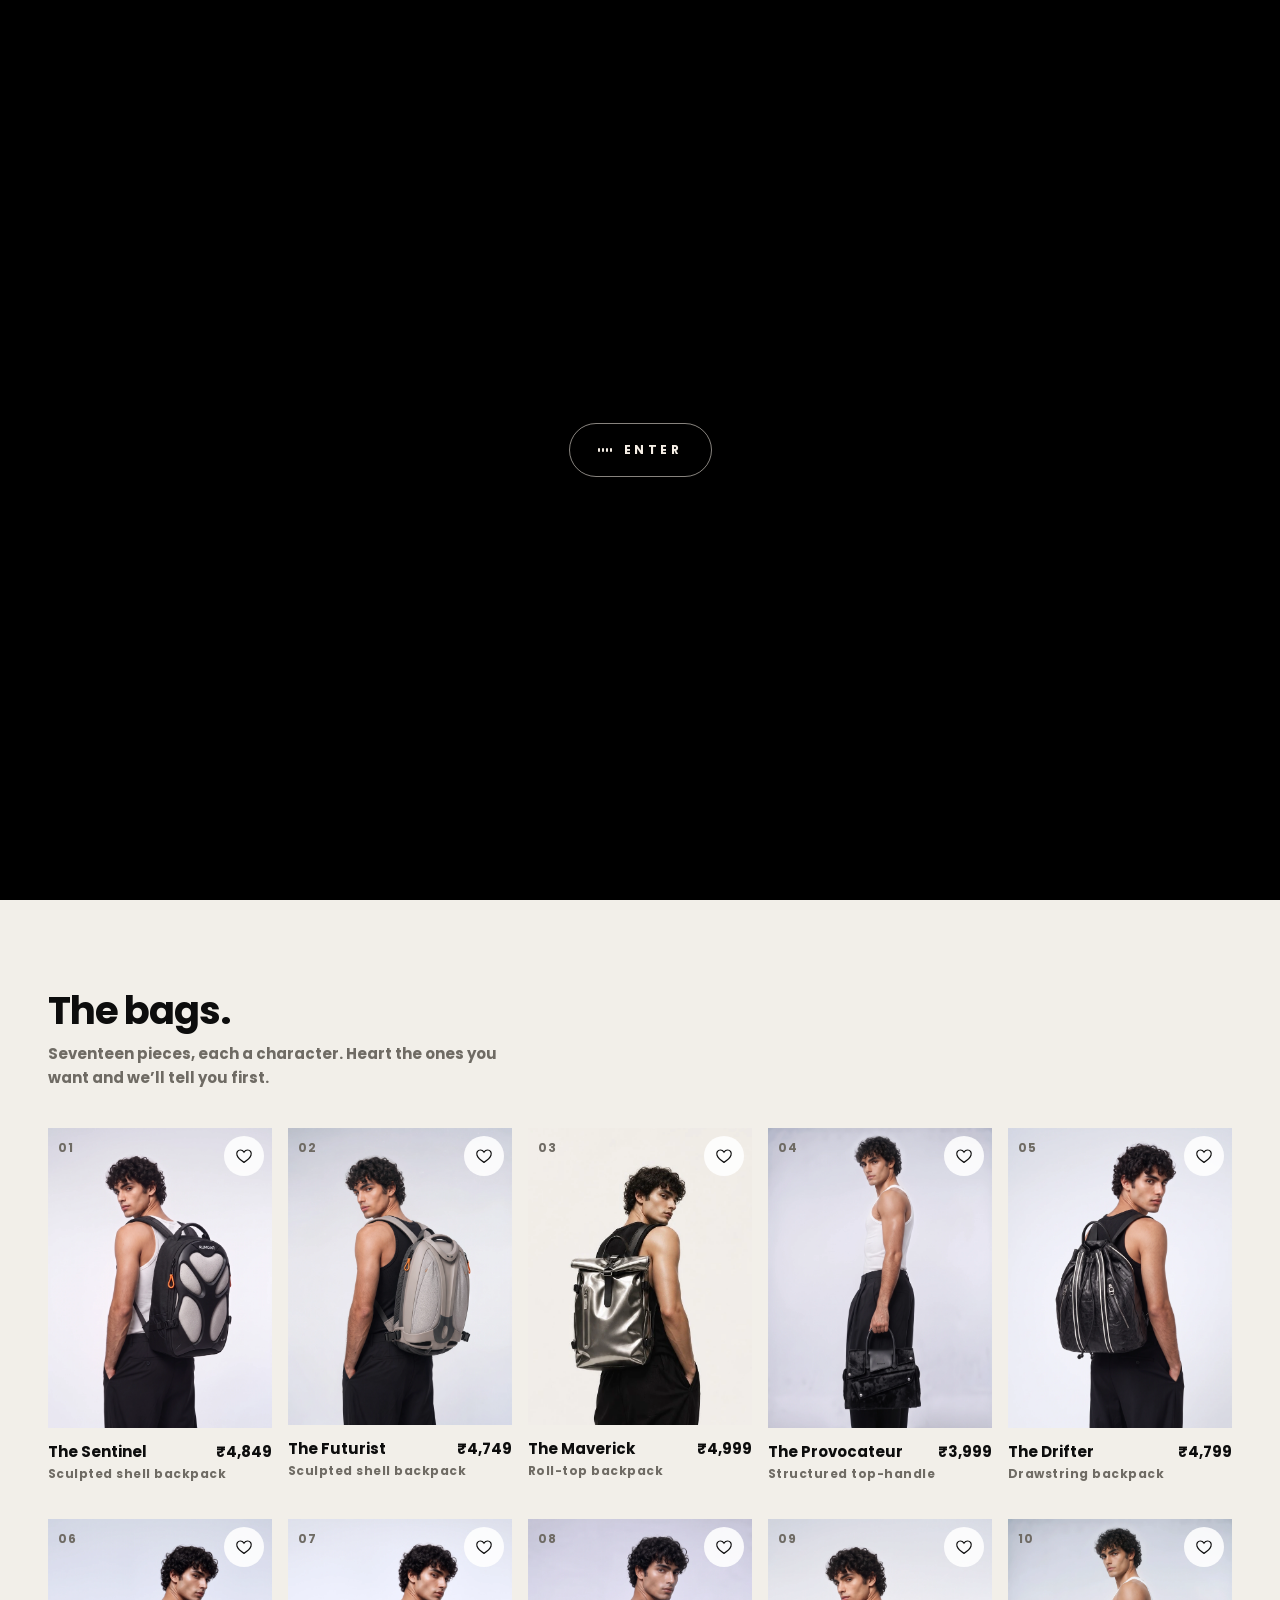
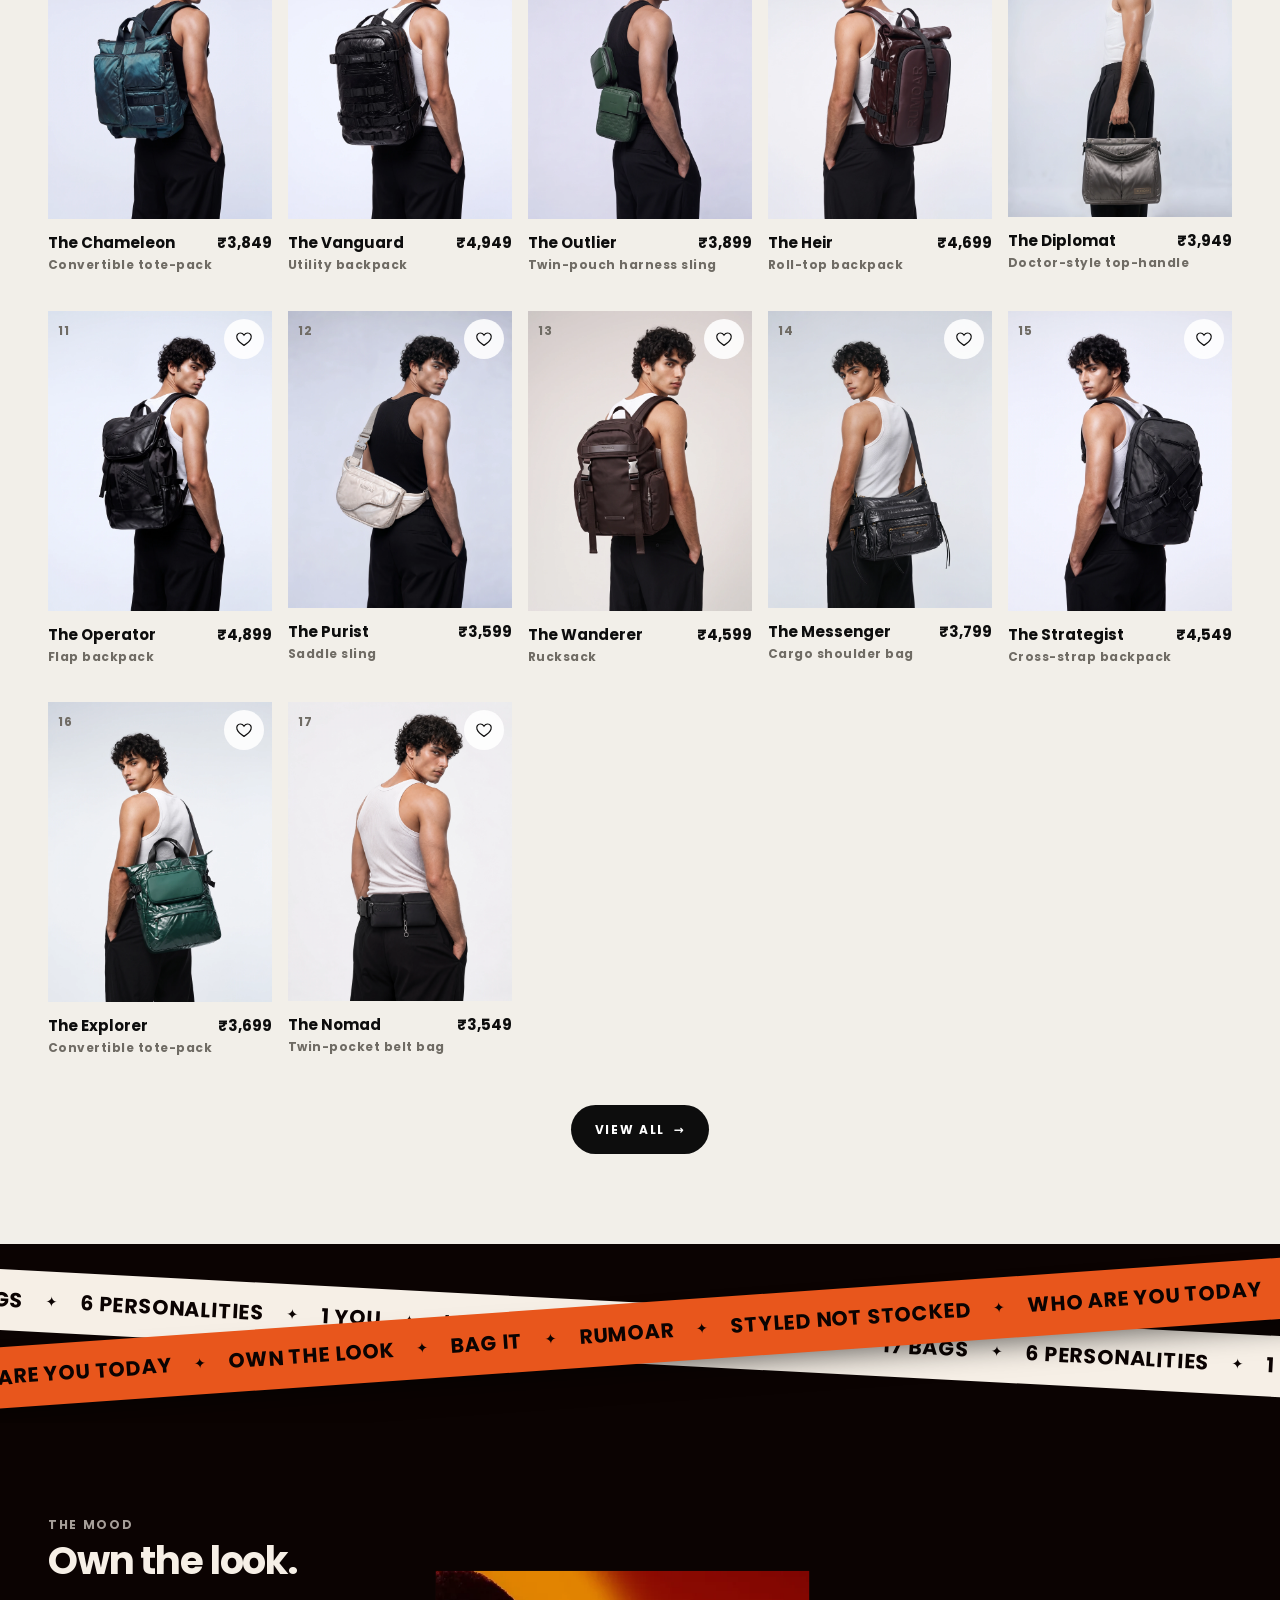
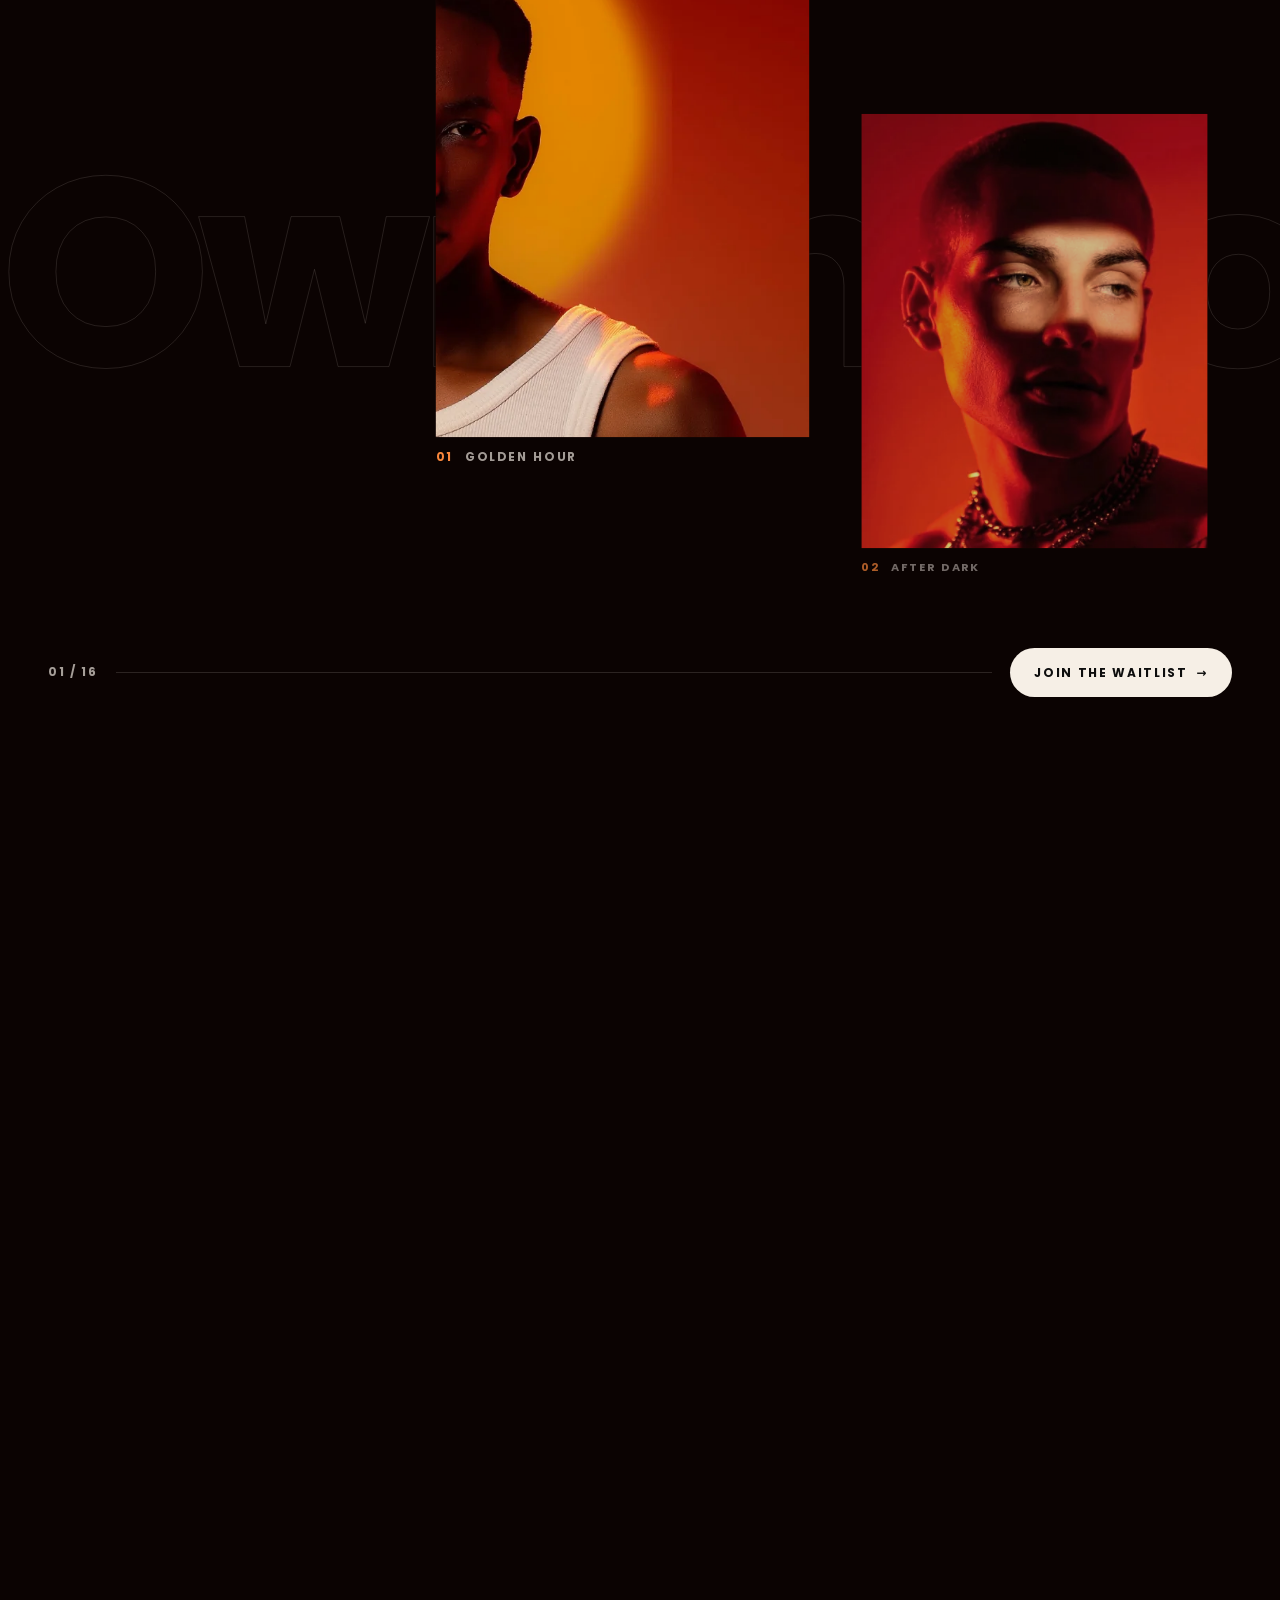
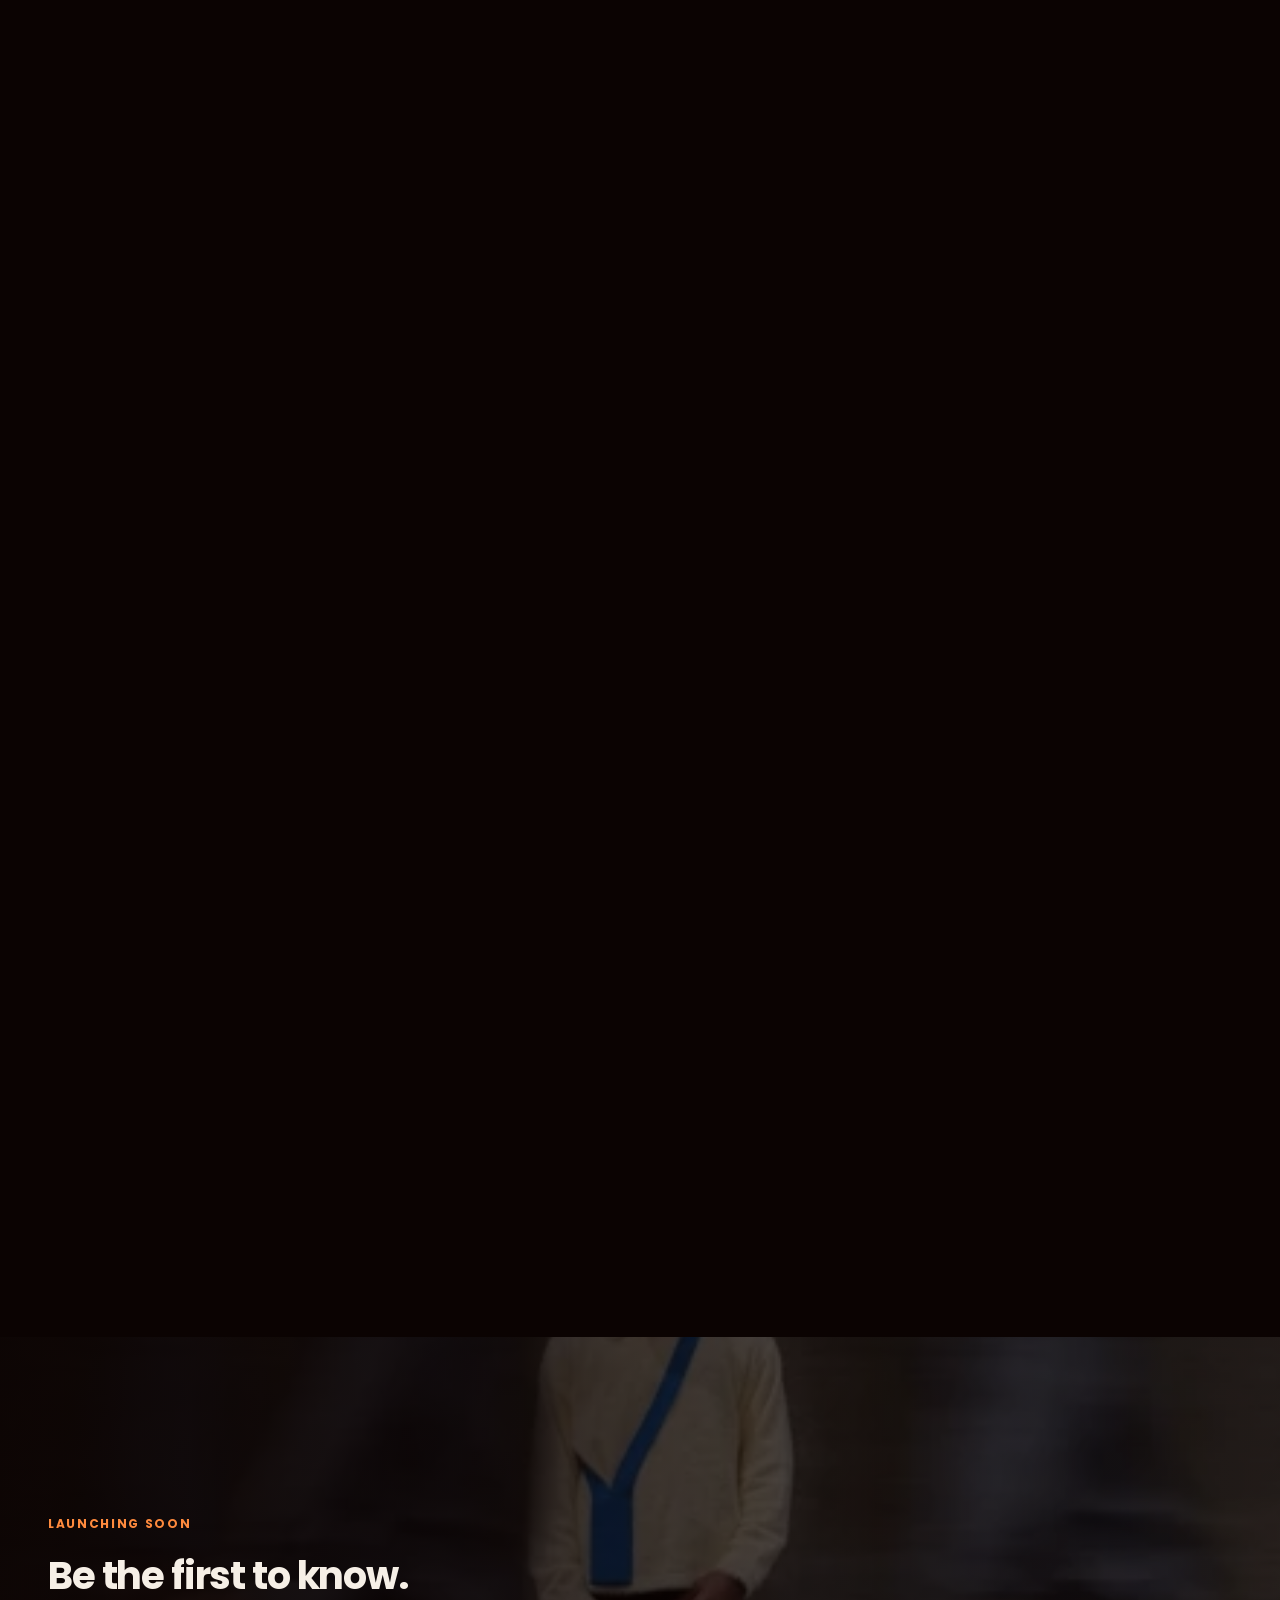
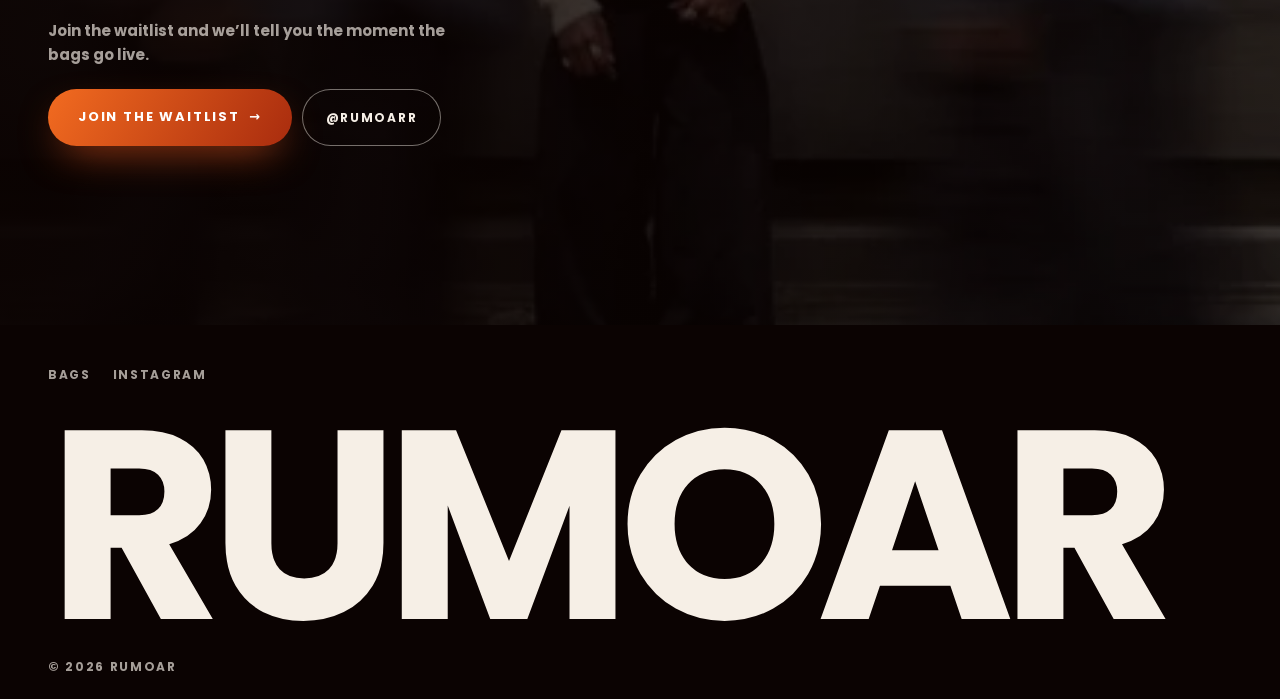
<file: index.html>
<!doctype html>
<html lang="en">
<head>
  <meta charset="utf-8" />
  <meta name="viewport" content="width=device-width, initial-scale=1, viewport-fit=cover" />
  <title>RUMOAR · Who are you today?</title>
  <meta name="description" content="RUMOAR is a design-first men's accessories house. Seventeen bags, each a character. Join the waitlist and hear first at launch." />
  <meta name="theme-color" content="#0b0302" />
  <meta property="og:title" content="RUMOAR · Who are you today?" />
  <meta property="og:description" content="Seventeen bags, each a character. Join the waitlist and hear first at launch." />
  <meta property="og:image" content="assets/og.jpg" />
  <meta name="twitter:card" content="summary_large_image" />
  <link rel="icon" href="assets/favicon.svg" type="image/svg+xml" />
  <link rel="apple-touch-icon" href="assets/apple-touch-icon.png" />
  <link rel="preconnect" href="https://fonts.googleapis.com" />
  <link rel="preconnect" href="https://fonts.gstatic.com" crossorigin />
  <link href="https://fonts.googleapis.com/css2?family=Poppins:wght@700&display=swap" rel="stylesheet" />
  <link rel="stylesheet" href="css/style.css" />
  <script>
    (function () {
      var d = document.documentElement; d.classList.add("js");
      var seen = false; try { seen = sessionStorage.getItem("rumoar.intro.v3") === "1"; } catch (e) {}
      if (location.hash === "#bags") { d.classList.add("no-gate"); return; } // straight to the bags
      if (!seen && !matchMedia("(prefers-reduced-motion: reduce)").matches) d.classList.add("is-intro");
      d.classList.add("is-gate");
    })();
  </script>
</head>
<body data-page="home">
  <a class="skip" href="#bags">Skip to content</a>

  <div class="gate0" id="gate">
    <button class="gate0__btn" id="gateBtn" type="button" aria-label="Enter RUMOAR with sound">
      <span class="gate0__eq" aria-hidden="true"><i></i><i></i><i></i><i></i></span>Enter
    </button>
  </div>

  <div class="intro" id="intro" aria-hidden="true">
    <div class="intro__ui"><span>RUMOAR</span><span>2026</span><span>Tap to skip</span><span data-clock>IST</span></div>
    <canvas class="intro__blocks"></canvas>
    <p class="intro__line">Who are you today?</p>
  </div>

  <main>
    <section class="hero" id="hero" data-dark aria-label="RUMOAR">
      <div class="hero__film"><canvas aria-hidden="true"></canvas></div>
      <div class="hero__ui" aria-hidden="true">
        <span class="hero__bl">Scroll ↓</span>
        <span class="hero__br" data-clock>IST</span>
      </div>
      <div class="hero__badge flap" id="heroBadge" aria-hidden="true"></div>
      <div class="hero__dim" aria-hidden="true"></div>
      <div class="hero__poster" id="heroPoster" aria-hidden="true">
        <canvas></canvas>
      </div>
      <div class="hero__word" id="heroWord" aria-hidden="true">
        <canvas></canvas>
      </div>
      <h1 class="sr">RUMOAR</h1>
      <div class="hero__end">
        <p class="hero__note" id="heroNote">Launching soon. Be the first to know.</p>
        <div class="hero__ctas">
          <button class="btn btn--flame btn--big" type="button" data-join>Join the waitlist <span aria-hidden="true">→</span></button>
          <a class="btn btn--ghost hero__see" href="#bags">See the bags <span aria-hidden="true">↓</span></a>
        </div>
      </div>
    </section>

    <section class="bags" id="bags" aria-labelledby="bagsTitle">
      <div class="bags__head">
        <h2 class="head" id="bagsTitle">The bags.</h2>
        <p class="muted">Seventeen pieces, each a character. Heart the ones you want and we’ll tell you first.</p>
        <span class="bags__hint" aria-hidden="true">Swipe →</span>
      </div>
      <ul class="cards bags__rail" id="bagsRail"></ul>
      <div class="bags__more"><a class="btn btn--ink" href="drop.html">View all <span aria-hidden="true">→</span></a></div>
    </section>

    <div class="tapes" aria-hidden="true">
      <div class="tape tape--a"><div class="tape__track" data-tape="WHO ARE YOU TODAY|OWN THE LOOK|BAG IT|RUMOAR|STYLED NOT STOCKED"></div></div>
      <div class="tape tape--b"><div class="tape__track" data-tape="17 BAGS|6 PERSONALITIES|1 YOU|JOIN THE WAITLIST|HEAR FIRST"></div></div>
    </div>

    <section class="look" id="look" data-dark>
      <div class="look__pin">
        <div class="look__bg" id="lookBg" aria-hidden="true">Own the look · Own the look ·</div>
        <div class="look__head">
          <span class="label">The mood</span>
          <h2 class="head">Own the look.</h2>
        </div>
        <div class="look__track" id="lookTrack"></div>
        <div class="look__foot">
          <span class="label" id="lookCount">01 / 16</span>
          <div class="look__bar"><i id="lookBar"></i></div>
          <button class="btn btn--cream" type="button" data-join>Join the waitlist <span aria-hidden="true">→</span></button>
        </div>
      </div>
    </section>

    <section class="closer" id="closer" data-dark>
      <img class="closer__bg" src="assets/collage/26.webp" alt="" loading="lazy" />
      <span class="label" style="color: var(--orange-2)">Launching soon</span>
      <h2 class="head rv" id="closerTitle">Be the first to know.</h2>
      <p class="closer__sub" id="closerSub">Join the waitlist and we’ll tell you the moment the bags go live.</p>
      <div class="closer__cta">
        <button class="btn btn--flame btn--big" type="button" data-join>Join the waitlist <span aria-hidden="true">→</span></button>
        <a class="btn btn--ghost" href="https://www.instagram.com/rumoarr/" target="_blank" rel="noopener">@rumoarr</a>
      </div>
    </section>
  </main>

  <footer class="foot" data-dark>
    <div class="foot__row"><nav aria-label="Footer"><a href="drop.html">Bags</a><a href="https://www.instagram.com/rumoarr/" target="_blank" rel="noopener">Instagram</a></nav></div>
    <div class="foot__mark" aria-hidden="true">RUMOAR</div>
    <div class="foot__row"><span>© 2026 RUMOAR</span></div>
  </footer>

  <script type="module" src="js/home.js"></script>
</body>
</html>
</file>
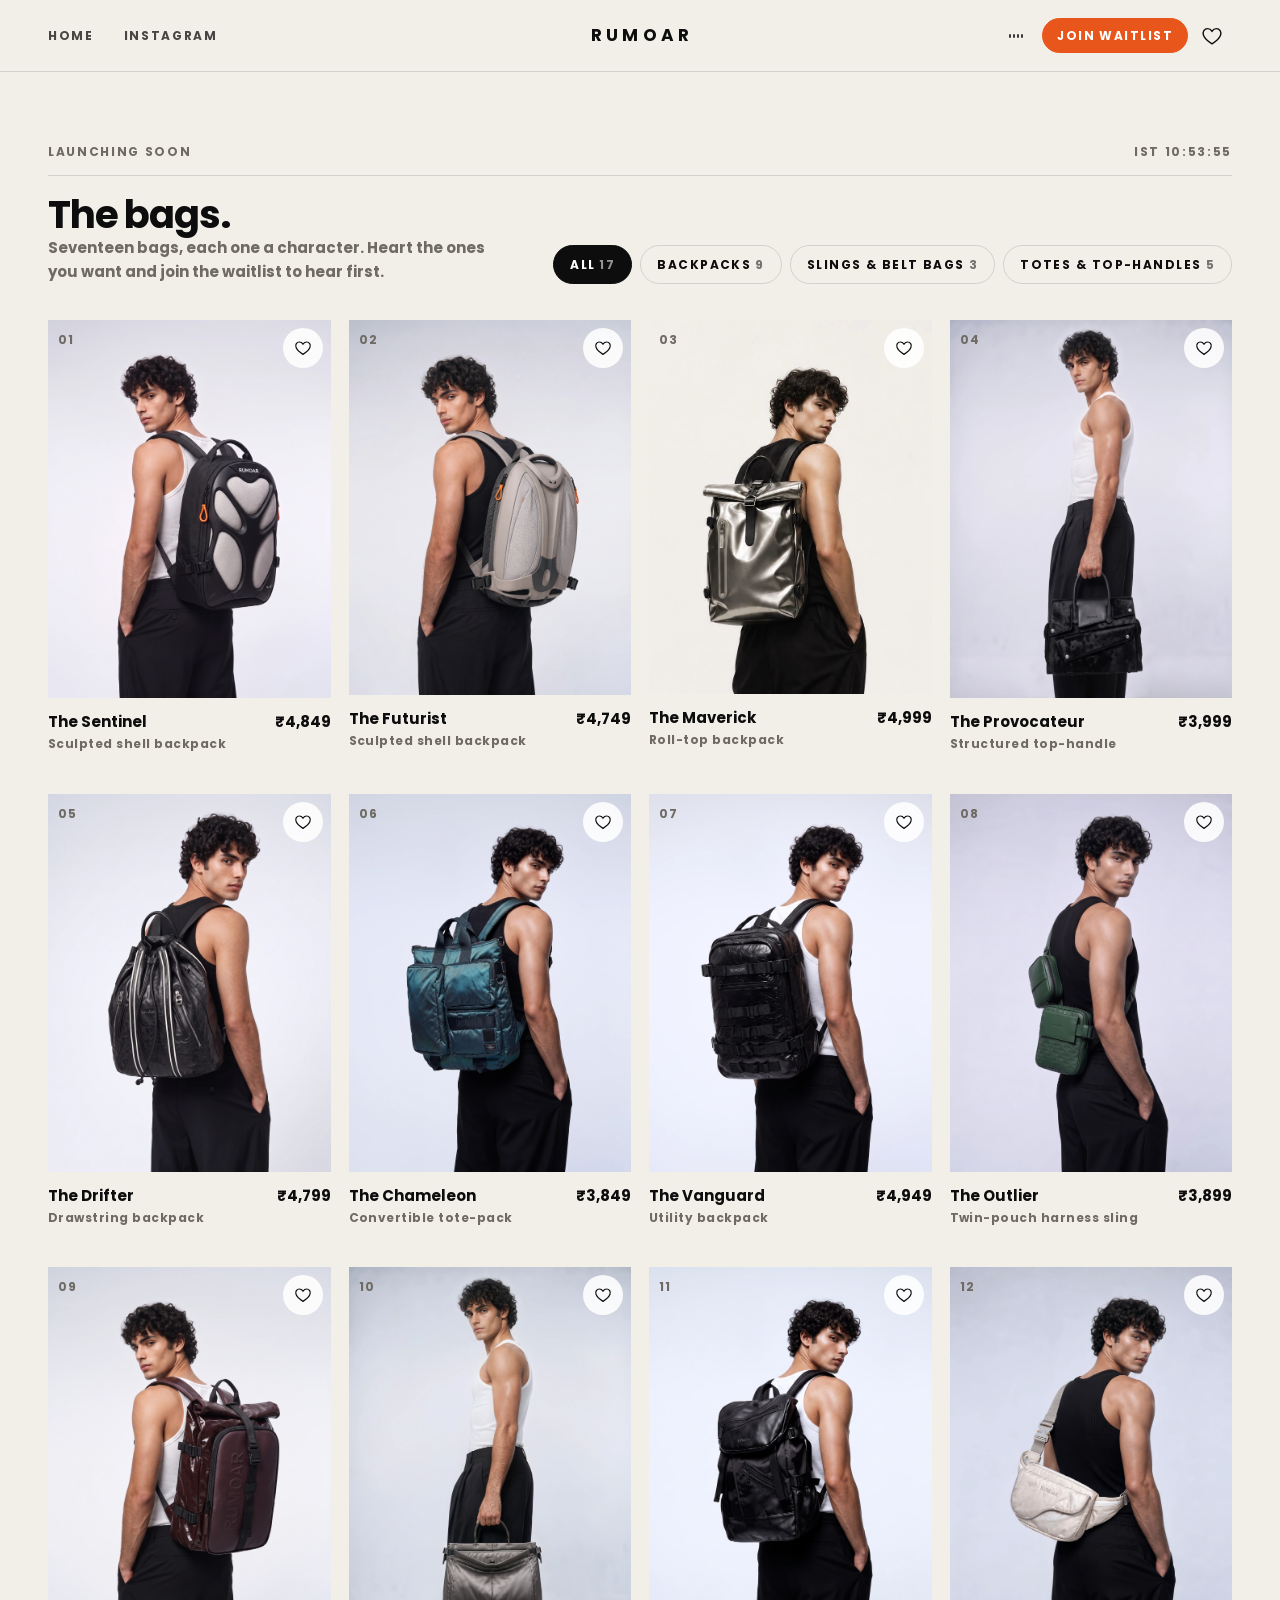
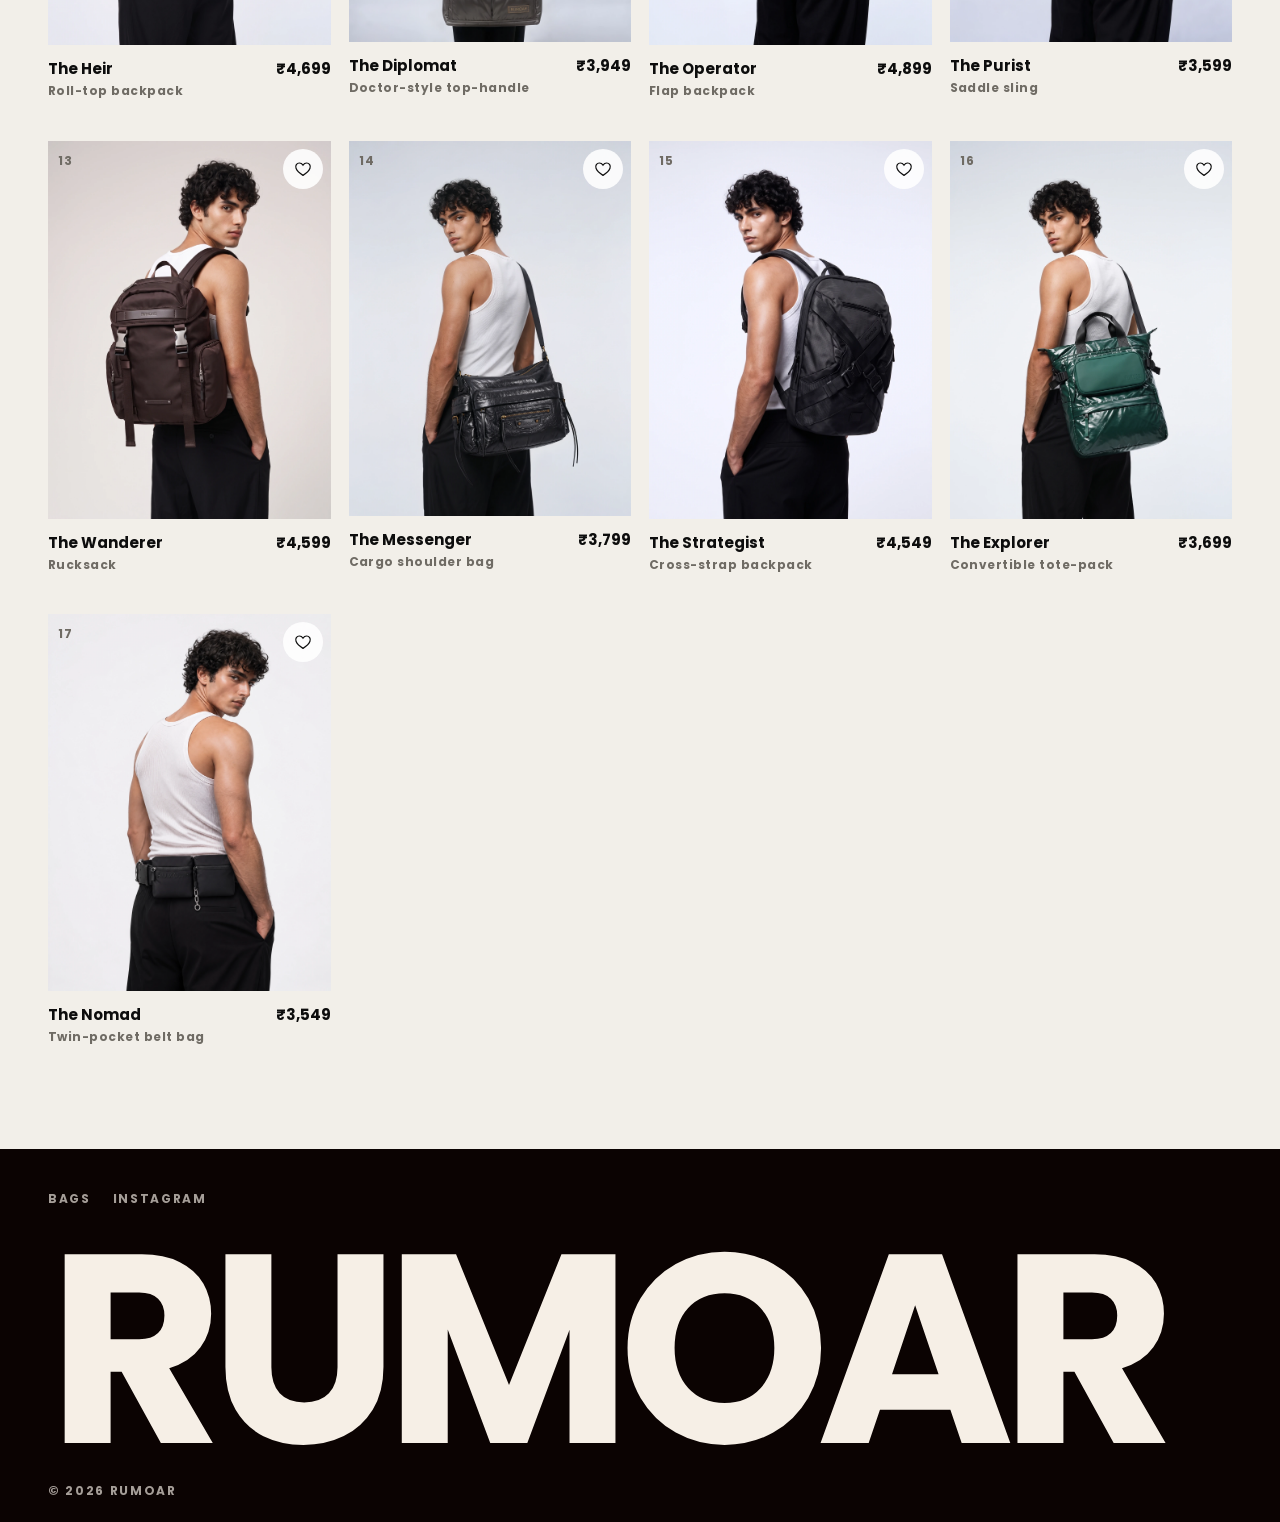
<file: drop.html>
<!doctype html>
<html lang="en">
<head>
  <meta charset="utf-8" />
  <meta name="viewport" content="width=device-width, initial-scale=1, viewport-fit=cover" />
  <title>The bags · RUMOAR</title>
  <meta name="description" content="RUMOAR: seventeen bags, each a character. Join the waitlist and hear first at launch." />
  <meta name="theme-color" content="#f2efe9" />
  <meta property="og:title" content="The bags · RUMOAR" />
  <meta property="og:image" content="assets/og.jpg" />
  <link rel="icon" href="assets/favicon.svg" type="image/svg+xml" />
  <link rel="apple-touch-icon" href="assets/apple-touch-icon.png" />
  <link rel="preconnect" href="https://fonts.googleapis.com" />
  <link rel="preconnect" href="https://fonts.gstatic.com" crossorigin />
  <link href="https://fonts.googleapis.com/css2?family=Poppins:wght@700&display=swap" rel="stylesheet" />
  <link rel="stylesheet" href="css/style.css" />
  <script>document.documentElement.classList.add("js");</script>
</head>
<body data-page="drop">
  <main class="drop">
    <header class="drop__head">
      <div class="bar"><span>Launching soon</span><span data-clock>IST</span></div>
      <div>
        <h1 class="head">The bags.</h1>
        <p class="muted">Seventeen bags, each one a character. Heart the ones you want and join the waitlist to hear first.</p>
      </div>
      <div class="filters" role="tablist" aria-label="Filter the bags" id="filters"></div>
    </header>

    <div class="drop__wrap" id="dropWrap">
      <ul class="cards" id="cards" aria-live="polite"></ul>
    </div>
  </main>

  <footer class="foot" data-dark>
    <div class="foot__row"><nav aria-label="Footer"><a href="drop.html" aria-current="page">Bags</a><a href="https://www.instagram.com/rumoarr/" target="_blank" rel="noopener">Instagram</a></nav></div>
    <div class="foot__mark" aria-hidden="true">RUMOAR</div>
    <div class="foot__row"><span>© 2026 RUMOAR</span></div>
  </footer>

  <script type="module" src="js/drop.js"></script>
</body>
</html>
</file>
<file: css/style.css>
/* ─────────────────────────────────────────────────────────────
   RUMOAR
   Poppins only. Ember black, cream, bone, ink, orange.

   TYPE: four sizes, nothing else.
     --fs-label  12px              labels, buttons, small print (uppercase)
     --fs-body   15px              all reading text, names, prices, inputs
     --fs-head   26 to 40px        every heading
     --fs-mark   the RUMOAR wordmark only
   Weight: 700 everywhere. One font, one weight.
   ───────────────────────────────────────────────────────────── */

:root {
  --ink: #0d0d0d; --bone: #f2efe9; --paper: #fff; --stone: #e3e1dc; --mute: #6f6b64; --line: rgba(13, 13, 13, 0.13);
  --cream: #f6efe6; --cream-2: rgba(246, 239, 230, 0.66); --cream-line: rgba(246, 239, 230, 0.14);
  --ember: #0b0302; --orange: #e8561c; --orange-2: #ff8a3d;
  --fs-label: 12px; --fs-body: 15px; --fs-head: clamp(26px, 3vw, 40px); --fs-mark: 21vw;
  --gut: clamp(16px, 4vw, 48px); --nav-h: 60px; --ease: cubic-bezier(0.2, 0.7, 0.1, 1);
}
*, *::before, *::after { box-sizing: border-box; }
html { -webkit-text-size-adjust: 100%; scroll-behavior: smooth; }
html.is-intro, html.is-intro body { overflow: hidden; }
body { margin: 0; font-family: "Poppins", system-ui, sans-serif; font-size: var(--fs-body); font-weight: 700; line-height: 1.6; color: var(--ink); background: var(--ember); -webkit-font-smoothing: antialiased; overflow-x: hidden; }
img, video { display: block; max-width: 100%; height: auto; }
button, input, select, textarea { font: inherit; color: inherit; }
button { cursor: pointer; }
a { color: inherit; }
h1, h2, h3, p { margin: 0; }
em { font-style: normal; }
:focus-visible { outline: 2px solid var(--orange); outline-offset: 3px; }
.skip { position: absolute; left: -999px; top: 8px; z-index: 200; background: var(--ink); color: #fff; padding: 8px 14px; font-size: var(--fs-label); }
.skip:focus { left: 8px; }

/* text roles */
.label, .bar { font-size: var(--fs-label); font-weight: 700; letter-spacing: 0.14em; text-transform: uppercase; line-height: 1.4; }
.label { color: var(--mute); }
.head { font-size: var(--fs-head); font-weight: 700; letter-spacing: -0.03em; line-height: 1.1; }
.muted { color: var(--mute); }
.fine { font-size: var(--fs-label); color: var(--mute); text-align: center; }
.bar { display: flex; justify-content: space-between; gap: 16px; color: var(--mute); border-bottom: 1px solid var(--line); padding-bottom: 14px; }
.bar--dark { color: var(--cream-2); border-color: var(--cream-line); }
.pulse { display: inline-block; width: 7px; height: 7px; border-radius: 50%; background: var(--orange-2); vertical-align: middle; margin-right: 8px; animation: pulse 2s infinite; }
@keyframes pulse { 0% { box-shadow: 0 0 0 0 rgba(255, 138, 61, 0.7); } 70% { box-shadow: 0 0 0 9px rgba(255, 138, 61, 0); } 100% { box-shadow: 0 0 0 0 rgba(255, 138, 61, 0); } }

/* buttons */
.btn { display: inline-flex; align-items: center; justify-content: center; gap: 0.7em; white-space: nowrap; border: 0; border-radius: 999px; padding: 15px 24px; text-decoration: none; font-size: var(--fs-label); font-weight: 700; letter-spacing: 0.14em; text-transform: uppercase; transition: transform 0.35s var(--ease), background 0.25s, color 0.25s, box-shadow 0.3s; }
.btn span { transition: transform 0.35s var(--ease); }
.btn:hover span { transform: translateX(4px); }
.btn:active { transform: scale(0.98); }
.btn--cream { background: var(--cream); color: var(--ink); }
.btn--cream:hover { background: var(--orange); color: #fff; }
.btn--ghost { background: transparent; color: var(--cream); box-shadow: inset 0 0 0 1px rgba(246, 239, 230, 0.45); }
.btn--ghost:hover { box-shadow: inset 0 0 0 1px var(--cream); }
.btn--ink { background: var(--ink); color: #fff; }
.btn--ink:hover { background: var(--orange); }
.btn--flame { color: #fff; background: linear-gradient(120deg, #f26b20, #a92c0e); }
.btn--flame.is-on { background: var(--ink); }
.btn--block { width: 100%; }
.btn[disabled] { opacity: 0.6; pointer-events: none; }

/* ── nav ─────────────────────────────────────────────────── */
.nav {
  position: fixed; inset: 0 0 auto 0; z-index: 50; height: var(--nav-h);
  display: grid; grid-template-columns: 1fr auto 1fr; align-items: center; gap: 12px; padding: 0 var(--gut);
  color: var(--cream); border-bottom: 1px solid transparent;
  background: linear-gradient(rgba(11, 3, 2, 0.62), rgba(11, 3, 2, 0));
  transition: background 0.35s, color 0.35s, border-color 0.35s;
}
.nav.is-solid { background: rgba(242, 239, 233, 0.9); color: var(--ink); backdrop-filter: blur(14px); -webkit-backdrop-filter: blur(14px); border-color: var(--line); }
.nav.is-solid.is-dark { background: rgba(11, 3, 2, 0.84); color: var(--cream); border-color: var(--cream-line); }
.nav__links { display: none; gap: 30px; font-size: var(--fs-label); font-weight: 700; letter-spacing: 0.14em; text-transform: uppercase; }
.nav__links a, .nav__bags { text-decoration: none; opacity: 0.75; transition: opacity 0.2s; }
.nav__links a:hover, .nav__links a[aria-current="page"], .nav__bags:hover { opacity: 1; }
.nav__links a[aria-current="page"] { text-decoration: underline; text-underline-offset: 6px; }
.nav__logo { grid-column: 1; justify-self: start; font-size: var(--fs-body); font-weight: 700; letter-spacing: 0.24em; text-decoration: none; margin-right: -0.24em; }
.nav__actions { grid-column: 2 / 4; justify-self: end; display: flex; align-items: center; gap: 4px; }
.nav__drop { font-size: var(--fs-label); font-weight: 700; letter-spacing: 0.14em; text-transform: uppercase; padding: 0 8px; white-space: nowrap; }
.nav__drop[aria-current="page"] { display: none; }
.nav__member { margin-left: 4px; border: 1px solid currentColor; background: transparent; border-radius: 999px; padding: 7px 14px; font-size: var(--fs-label); font-weight: 700; letter-spacing: 0.12em; text-transform: uppercase; white-space: nowrap; max-width: 44vw; overflow: hidden; }
.nav__member:not(.is-member) { background: var(--orange); border-color: var(--orange); color: #fff; }
.nav__member:not(.is-member):hover { background: var(--orange-2); border-color: var(--orange-2); }
.nav__member .flap { font-size: var(--fs-label); vertical-align: middle; }
.nav__bags { font-size: var(--fs-label); letter-spacing: 0.14em; text-transform: uppercase; padding: 8px 6px; }
@media (min-width: 900px) { .nav__bags { display: none; } }
@media (max-width: 359px) { .nav__wl { display: none; } .nav__bags { padding: 8px 6px; } .nav__logo { letter-spacing: 0.08em !important; } }
#bags { scroll-margin-top: var(--nav-h); }
@media (max-width: 899px) {
  .nav { gap: 8px; }
  .nav__logo { font-size: 14px; letter-spacing: 0.16em; margin-right: 0; }
  .nav__actions { gap: 2px; }
  .nav__bags { padding: 8px 8px; }
  .nav__sound { width: 30px; }
  .nav__member { padding-left: 12px; padding-right: 12px; letter-spacing: 0.08em; }
  .nav__wish { width: 34px; }
}
@media (max-width: 380px) { .nav__logo { font-size: 13px; letter-spacing: 0.12em; } .nav__member { padding-left: 10px; padding-right: 10px; } }
.nav__sound { width: 36px; height: 36px; border: 0; background: transparent; display: inline-flex; align-items: center; justify-content: center; gap: 2px; padding: 0; }
.nav__sound i { width: 2px; height: 4px; background: currentColor; border-radius: 1px; opacity: 0.8; transition: height 0.3s; }
.nav__sound.is-on i { animation: eq 0.9s ease-in-out infinite; }
.nav__sound.is-on i:nth-child(2) { animation-delay: -0.3s; } .nav__sound.is-on i:nth-child(3) { animation-delay: -0.6s; } .nav__sound.is-on i:nth-child(4) { animation-delay: -0.15s; }
@keyframes eq { 0%, 100% { height: 4px; } 50% { height: 15px; } }
.nav__sound { position: relative; }
.nav__sound:not(.is-on)::after { content: ""; position: absolute; left: 50%; top: 50%; width: 18px; height: 2px; margin: -1px 0 0 -9px; border-radius: 1px; background: currentColor; transform: rotate(-45deg); }
.nav__wish { position: relative; width: 40px; height: 40px; border: 0; background: transparent; display: grid; place-items: center; }
.nav__wish svg { width: 22px; height: 22px; fill: none; stroke: currentColor; stroke-width: 1.5; }
.nav__wish.has-items svg { fill: currentColor; }
.nav__count { position: absolute; top: 2px; right: 0; min-width: 18px; height: 18px; padding: 0 5px; border-radius: 9px; background: var(--orange); color: #fff; font-size: var(--fs-label); font-weight: 700; line-height: 18px; text-align: center; transform: scale(0); transition: transform 0.3s var(--ease); }
.nav__wish.has-items .nav__count { transform: scale(1); }
.nav__wish.bump { animation: bump 0.5s var(--ease); }
@keyframes bump { 40% { transform: scale(1.25); } }
@media (min-width: 900px) {
  :root { --nav-h: 72px; }
  .nav__links { display: flex; grid-column: 1; justify-self: start; }
  .nav__logo { grid-column: 2; justify-self: center; font-size: 17px; }
  .nav__actions { grid-column: 3; }
  .nav__drop { display: none; }
}

/* flap board */
.flap { display: inline-flex; font-weight: 700; line-height: 1; perspective: 400px; }
.flap__c { position: relative; display: inline-grid; place-items: center; width: 0.78em; height: 1.2em; }
.flap__c.flip { animation: flip 0.09s ease-out; }
@keyframes flip { from { transform: rotateX(80deg); opacity: 0.5; } to { transform: none; opacity: 1; } }

/* ── intro ───────────────────────────────────────────────── */
/* ── the gate: one button on black ───────────────────────── */
html.is-gate, html.is-gate body { overflow: hidden; }
.gate0 { position: fixed; inset: 0; z-index: 140; display: grid; place-items: center; background: #000; transition: background 0.6s var(--ease) 0.4s; }
html:not(.js) .gate0, html.no-gate .gate0 { display: none; }
.gate0__btn { position: relative; display: inline-flex; align-items: center; gap: 12px; padding: 16px 28px; border: 1px solid rgba(246, 239, 230, 0.55); border-radius: 999px; background: transparent; color: var(--cream); font-size: var(--fs-label); font-weight: 700; letter-spacing: 0.3em; text-transform: uppercase; cursor: pointer; transition: background 0.3s, color 0.3s, border-color 0.3s, transform 0.5s var(--ease), opacity 0.4s; animation: gateIn 1s var(--ease) both 0.2s; }
.gate0__btn::before { content: ""; position: absolute; inset: -1px; border-radius: inherit; border: 1px solid var(--orange-2); opacity: 0; animation: gateRing 2.4s ease-out infinite 1.2s; pointer-events: none; }
.gate0__btn:hover, .gate0__btn:focus-visible { background: var(--cream); color: #000; border-color: var(--cream); outline: none; }
.gate0__eq { display: inline-flex; align-items: center; gap: 2px; height: 14px; }
.gate0__eq i { width: 2px; height: 4px; border-radius: 1px; background: currentColor; animation: eq 1.1s ease-in-out infinite; }
.gate0__eq i:nth-child(2) { animation-delay: -0.35s; } .gate0__eq i:nth-child(3) { animation-delay: -0.7s; } .gate0__eq i:nth-child(4) { animation-delay: -0.2s; }
/* pressing it: the button bursts into an orange ring that floods the screen, then hands over */
.gate0::after { content: ""; position: absolute; left: 50%; top: 50%; width: 12px; height: 12px; margin: -6px 0 0 -6px; border-radius: 50%; background: var(--orange); transform: scale(0); opacity: 0; pointer-events: none; }
.gate0.is-go::after { animation: gateBurst 1s var(--ease) forwards; }
.gate0.is-go .gate0__btn { transform: scale(0.9); opacity: 0; }
.gate0.is-go { background: transparent; pointer-events: none; }
@keyframes gateIn { from { opacity: 0; transform: translateY(8px); } }
@keyframes gateRing { 0% { opacity: 0.7; transform: scale(1); } 100% { opacity: 0; transform: scale(1.5, 1.9); } }
@keyframes gateBurst { 0% { transform: scale(0); opacity: 1; } 55% { opacity: 1; } 100% { transform: scale(260); opacity: 0; } }

.intro { position: fixed; inset: 0; z-index: 120; background: #050101; display: none; cursor: pointer; overflow: hidden; }
html.is-intro .intro { display: block; }
.intro__ui { position: absolute; inset: 0; display: grid; grid-template-columns: 1fr 1fr; align-content: space-between; padding: 22px var(--gut); color: rgba(246, 239, 230, 0.5); font-size: var(--fs-label); font-weight: 700; letter-spacing: 0.14em; text-transform: uppercase; pointer-events: none; opacity: 0; transition: opacity 0.6s; }
.intro__ui span:nth-child(even) { text-align: right; }
.intro__ui::before, .intro__ui::after { content: ""; position: absolute; left: var(--gut); right: var(--gut); height: 1px; background: rgba(246, 239, 230, 0.12); }
.intro__ui::before { top: 54px; } .intro__ui::after { bottom: 54px; }
.intro.is-live .intro__ui { opacity: 1; }
.intro__blocks { position: absolute; inset: 0; width: 100%; height: 100%; }
.intro__line { position: absolute; left: 0; right: 0; bottom: 84px; z-index: 2; margin: 0; text-align: center; color: var(--cream); font-size: 13px; font-weight: 700; letter-spacing: 0.28em; text-shadow: 0 1px 14px rgba(0, 0, 0, 0.6); text-transform: uppercase; pointer-events: none; opacity: 0; transform: translateY(8px); transition: opacity 0.3s var(--ease), transform 0.3s var(--ease); }
.intro.is-live .intro__line { opacity: 1; transform: none; }
.intro__line.is-swap { opacity: 0; transform: translateY(6px); transition: opacity 0.15s, transform 0.15s; }
.intro__line.is-out { opacity: 0 !important; transform: translateY(-8px) !important; transition-delay: 0s; transition-duration: 0.35s; }
.intro.is-leaving { background: transparent; cursor: default; }
.intro.is-leaving .intro__ui { opacity: 0; }

/* ── hero reel ───────────────────────────────────────────── */
.hero { position: relative; height: 100vh; height: 100svh; min-height: 520px; overflow: hidden; background: var(--ember); color: var(--cream); }
.hero__film, .hero__film canvas, .hero__fallback { position: absolute; inset: 0; width: 100%; height: 100%; object-fit: cover; }
.hero.is-fallback .hero__fallback { filter: sepia(1) saturate(3.2) hue-rotate(-18deg) contrast(1.15) brightness(0.8); }
.hero__ui { position: absolute; inset: 0; padding: calc(var(--nav-h) + 6px) var(--gut) 14px; display: grid; grid-template-columns: 1fr auto 1fr; grid-template-rows: auto 1fr auto; pointer-events: none; font-size: var(--fs-label); font-weight: 700; letter-spacing: 0.14em; text-transform: uppercase; color: var(--cream-2); font-variant-numeric: tabular-nums; }
.hero__tc { text-align: center; display: none; }
.hero__tr { grid-column: 3; text-align: right; }
.hero__bl { grid-row: 3; align-self: end; }
.hero__br { grid-row: 3; grid-column: 3; align-self: end; text-align: right; }
.hero__ui i { font-style: normal; color: var(--orange-2); letter-spacing: 0.3em; }
@media (min-width: 900px) { .hero__tc { display: block; } }
.hero__badge { position: absolute; left: 50%; top: 50%; transform: translate(-50%, -50%); z-index: 3; display: grid; place-items: center; color: var(--cream); font-size: var(--fs-head); font-weight: 700; line-height: 1; text-shadow: 0 2px 24px rgba(0, 0, 0, 0.55); transition: opacity 0.5s, transform 0.5s var(--ease); }
.hero__badge .flap__c { width: auto; height: auto; }
.hero.is-open .hero__badge { opacity: 0; transform: translate(-50%, -50%) scale(0.6); }
.hero__dim { position: absolute; inset: 0; z-index: 1; background: rgba(8, 2, 1, 0.86); opacity: 0; transition: opacity 1.2s var(--ease); pointer-events: none; }
.hero__word { position: absolute; inset: 0; z-index: 2; opacity: 0; transform: scale(1.04); transition: opacity 1.2s var(--ease), transform 1.6s var(--ease); pointer-events: none; }
.hero__word canvas { position: absolute; inset: 0; width: 100%; height: 100%; }
.hero.is-open .hero__dim, .hero.is-open .hero__word { opacity: 1; transform: none; }
.hero.is-open .hero__word { pointer-events: auto; }
.hero__word.is-hot { cursor: none; }
.hero__poster { display: none; }
.hero__word.is-mast { touch-action: pan-y; }
@media (max-width: 699px) {
  .hero__poster { display: block; position: absolute; inset: 0; z-index: 1; opacity: 0; transition: opacity 1.2s var(--ease); pointer-events: none; }
  .hero.is-open .hero__poster.is-live { opacity: 1; }
  .hero__poster canvas { position: absolute; inset: 0; width: 100%; height: 100%; }
  .hero__poster::after { content: ""; position: absolute; inset: 0; background: linear-gradient(180deg, rgba(11, 3, 2, 0.82) 0%, rgba(11, 3, 2, 0.2) 34%, rgba(11, 3, 2, 0) 50%, rgba(11, 3, 2, 0.55) 74%, rgba(11, 3, 2, 0.92) 100%); }
  .hero.is-open .hero__dim { opacity: 0.6; }
}
.hero__end { position: absolute; left: 0; right: 0; bottom: 0; z-index: 3; padding: 0 var(--gut) 34px; display: grid; justify-items: center; gap: 14px; text-align: center; opacity: 0; transform: translateY(14px); transition: opacity 0.8s var(--ease) 0.6s, transform 0.8s var(--ease) 0.6s; pointer-events: none; }
.hero__note { color: var(--cream); font-size: var(--fs-label); letter-spacing: 0.14em; text-transform: uppercase; text-shadow: 0 1px 12px rgba(0, 0, 0, 0.6); }
.hero__ctas { display: flex; gap: 10px; flex-wrap: wrap; justify-content: center; }
@media (max-width: 699px) {
  .hero__end { justify-items: stretch; text-align: left; padding: 0 14px calc(22px + env(safe-area-inset-bottom)); }
  .hero__ctas { display: grid; grid-template-columns: 1fr; gap: 4px; }
  .hero__see { box-shadow: none; padding: 12px; }
}
.hero.is-open .hero__end { opacity: 1; transform: none; }
.hero.is-open .hero__end .btn { pointer-events: auto; }
.btn--big { padding: 18px 30px; font-size: 13px; box-shadow: 0 16px 40px -14px rgba(232, 86, 28, 0.75); }
.btn--flame:hover { background: linear-gradient(120deg, #ff7a2e, #c2380f); }

.sr { position: absolute; width: 1px; height: 1px; overflow: hidden; clip: rect(0 0 0 0); white-space: nowrap; }

/* ── the bags: right after the hero ─────────────────────── */
.bags { background: var(--bone); color: var(--ink); padding: clamp(56px, 7vw, 96px) 0 clamp(56px, 7vw, 96px); }
.bags__head { display: grid; gap: 10px; padding: 0 var(--gut); margin-bottom: clamp(24px, 3vw, 40px); }
.bags__head .muted { max-width: 460px; }
.bags__hint { font-size: var(--fs-label); letter-spacing: 0.14em; text-transform: uppercase; color: var(--orange); }
.cards.bags__rail { padding: 0 var(--gut); }
.bags__more { display: flex; justify-content: center; padding: clamp(28px, 4vw, 48px) var(--gut) 0; }
@media (max-width: 899px) {
  .cards.bags__rail { display: flex; gap: 12px; overflow-x: auto; scroll-snap-type: x mandatory; scroll-padding: 0 var(--gut); padding-bottom: 6px; scrollbar-width: none; -webkit-overflow-scrolling: touch; }
  .bags__rail::-webkit-scrollbar { display: none; }
  .bags__rail .card { flex: 0 0 68vw; max-width: 300px; scroll-snap-align: start; }
}
@media (min-width: 900px) { .cards.bags__rail { grid-template-columns: repeat(5, minmax(0, 1fr)); gap: 36px 16px; } .bags__hint { display: none; } }

/* ── own the look: horizontal gallery driven by scroll ──── */
.look { position: relative; background: var(--ember); color: var(--cream); }
.look__pin { position: sticky; top: 0; height: 100vh; height: 100svh; overflow: hidden; isolation: isolate; }
.look__bg { position: absolute; left: 0; top: 50%; z-index: -1; white-space: nowrap; font-size: var(--fs-mark); font-weight: 700; letter-spacing: -0.05em; line-height: 1; color: transparent; -webkit-text-stroke: 1px rgba(246, 239, 230, 0.12); transform: translate3d(0, -50%, 0); will-change: transform; }
.look__head { position: absolute; left: var(--gut); top: calc(var(--nav-h) + 22px); display: grid; gap: 6px; }
.look__head .label { color: var(--cream-2); }
.look__track { position: absolute; left: 0; top: 0; bottom: 0; display: flex; align-items: center; gap: clamp(18px, 3vw, 44px); padding: 0 var(--gut) 0 max(var(--gut), 34vw); will-change: transform; }
.look__card { margin: 0; flex: none; display: grid; gap: 10px; transform: translateY(-6vh) scale(calc(0.86 + var(--k, 0) * 0.14)); transition: transform 0.25s linear; }
.look__card--low { transform: translateY(8vh) scale(calc(0.86 + var(--k, 0) * 0.14)); }
.look__img { height: clamp(260px, 52vh, 560px); overflow: hidden; background: #1a0905; }
.look__img img { height: 100%; width: auto; max-width: none; filter: sepia(calc(1 - var(--k, 0))) saturate(calc(1 + (1 - var(--k, 0)) * 1.6)) hue-rotate(calc((1 - var(--k, 0)) * -18deg)) brightness(calc(0.6 + var(--k, 0) * 0.4)); transition: filter 0.3s; }
.look__card figcaption { display: flex; gap: 12px; font-size: var(--fs-label); font-weight: 700; letter-spacing: 0.14em; text-transform: uppercase; color: var(--cream-2); opacity: calc(0.35 + var(--k, 0) * 0.65); }
.look__card figcaption span { color: var(--orange-2); }
.look__foot { position: absolute; left: var(--gut); right: var(--gut); bottom: 26px; display: grid; grid-template-columns: auto 1fr auto; align-items: center; gap: 18px; }
.look__foot .label { color: var(--cream-2); font-variant-numeric: tabular-nums; }
.look__bar { position: relative; height: 1px; background: var(--cream-line); }
.look__bar i { position: absolute; inset: 0; background: var(--orange-2); transform-origin: left; transform: scaleX(0); }
@media (max-width: 699px) {
  .look__img { height: 44vh; }
  .look__track { padding-left: 20vw; }
  .look__card { transform: translateY(-3vh) scale(calc(0.9 + var(--k, 0) * 0.1)); }
  .look__card--low { transform: translateY(5vh) scale(calc(0.9 + var(--k, 0) * 0.1)); }
  .look__foot .btn { padding: 12px 16px; }
}

/* ── closer + footer ─────────────────────────────────────── */
.closer { position: relative; isolation: isolate; overflow: hidden; background: var(--ember); color: var(--cream); padding: clamp(90px, 14vw, 180px) var(--gut); display: grid; gap: 22px; justify-items: start; }
.closer__bg { position: absolute; inset: 0; z-index: -1; width: 100%; height: 100%; object-fit: cover; opacity: 0.55; animation: drift 24s ease-in-out infinite alternate; }
.closer::after { content: ""; position: absolute; inset: 0; z-index: -1; background: linear-gradient(90deg, rgba(11, 3, 2, 0.9), rgba(11, 3, 2, 0.3)); }
@keyframes drift { to { transform: scale(1.12) translate(-2%, 2%); } }
.closer__cta { display: flex; flex-wrap: wrap; gap: 10px; }
.closer__sub { max-width: 440px; color: var(--cream-2); }
.foot { background: var(--ember); color: var(--cream); padding: 40px var(--gut) 22px; overflow: hidden; }
.foot__row { display: flex; flex-wrap: wrap; gap: 14px 28px; justify-content: space-between; font-size: var(--fs-label); font-weight: 700; letter-spacing: 0.14em; text-transform: uppercase; color: var(--cream-2); }
.foot__row nav { display: flex; gap: 22px; }
.foot__row a { text-decoration: none; }
.foot__row a:hover { color: var(--orange-2); }
.foot__mark { font-size: var(--fs-mark); font-weight: 700; letter-spacing: -0.05em; line-height: 0.8; margin: 34px 0 24px; white-space: nowrap; color: var(--cream); }

/* ── drop page ───────────────────────────────────────────── */
.drop { background: var(--bone); padding: calc(var(--nav-h) + 24px) var(--gut) clamp(64px, 8vw, 110px); min-height: 100vh; }
.drop__head { display: grid; gap: 18px; margin: clamp(20px, 4vw, 48px) 0 clamp(24px, 3vw, 36px); }
.drop__head p { max-width: 460px; }
@media (min-width: 900px) { .drop__head { grid-template-columns: 1fr auto; align-items: end; } .drop__head .bar { grid-column: 1 / -1; } }
.filters { display: flex; gap: 8px; overflow-x: auto; scrollbar-width: none; margin: 0 calc(var(--gut) * -1); padding: 2px var(--gut); }
.filters::-webkit-scrollbar { display: none; }
@media (min-width: 900px) { .filters { margin: 0; padding: 0; } }
.chip { flex: none; border: 1px solid var(--line); background: transparent; border-radius: 999px; padding: 9px 16px; font-size: var(--fs-label); font-weight: 700; letter-spacing: 0.12em; text-transform: uppercase; }
.chip[aria-selected="true"] { background: var(--ink); color: #fff; border-color: var(--ink); }
.chip b { font-weight: 700; opacity: 0.55; margin-left: 4px; }
.drop__wrap { position: relative; }
.cards { list-style: none; margin: 0; padding: 0; display: grid; grid-template-columns: repeat(2, minmax(0, 1fr)); gap: 26px 10px; grid-auto-flow: dense; }
@media (min-width: 900px) { .cards { grid-template-columns: repeat(4, minmax(0, 1fr)); gap: 40px 18px; } }
.card { position: relative; }
.card.is-hidden { display: none; }
.card--hero { grid-column: span 2; }
@media (min-width: 900px) { .card--hero { grid-row: span 2; } .card--hero .card__media { aspect-ratio: auto; height: calc(100% - 66px); } }
.card__open { all: unset; box-sizing: border-box; cursor: pointer; display: flex; flex-direction: column; width: 100%; height: 100%; }
.card__open:focus-visible { outline: 2px solid var(--orange); outline-offset: 4px; }
.card__media { position: relative; overflow: hidden; }
/* her photos exactly as shot: natural size, never cropped, filtered or zoomed */
.card__media img { display: block; width: 100%; height: auto; transition: opacity 0.6s var(--ease); }
.card__media img + img { position: absolute; inset: 0; height: 100%; object-fit: contain; }
.card__media img + img { opacity: 0; }
@media (hover: hover) { .card:hover .card__media img:first-child { opacity: 0; } .card:hover .card__media img + img { opacity: 1; } }
.card__no { position: absolute; left: 10px; top: 10px; font-size: var(--fs-label); font-weight: 700; letter-spacing: 0.1em; color: var(--mute); }
.card__body { display: flex; justify-content: space-between; align-items: baseline; gap: 10px; padding-top: 12px; }
.card__name { font-size: var(--fs-body); font-weight: 700; line-height: 1.3; }
.card__price { font-size: var(--fs-body); font-variant-numeric: tabular-nums; white-space: nowrap; }
.card__type { font-size: var(--fs-label); color: var(--mute); letter-spacing: 0.04em; }
.card__heart { position: absolute; right: 8px; top: 8px; z-index: 2; width: 40px; height: 40px; border-radius: 50%; border: 0; background: rgba(255, 255, 255, 0.88); display: grid; place-items: center; }
.card__heart svg { width: 18px; height: 18px; fill: none; stroke: var(--ink); stroke-width: 1.6; }
.card__heart[aria-pressed="true"] { background: var(--ink); }
.card__heart[aria-pressed="true"] svg { fill: var(--orange-2); stroke: var(--orange-2); }
@media (max-width: 899px) { .card__body { flex-direction: column; gap: 0; } }

.gate { display: none; }
.drop__wrap.is-locked .cards { filter: blur(14px); pointer-events: none; user-select: none; max-height: 70vh; overflow: hidden; -webkit-mask-image: linear-gradient(#000 50%, transparent); mask-image: linear-gradient(#000 50%, transparent); }
.drop__wrap.is-locked .gate { display: flex; position: absolute; inset: 0; z-index: 5; justify-content: center; align-items: flex-start; padding-top: clamp(20px, 6vw, 80px); }
.gate__card { background: var(--paper); max-width: 420px; width: 100%; padding: 30px 26px; display: grid; gap: 14px; box-shadow: 0 40px 80px -40px rgba(0, 0, 0, 0.35); }
.drop__wrap.is-unlocking .cards { animation: unblur 1.1s var(--ease) both; }
@keyframes unblur { from { filter: blur(14px); } to { filter: none; } }

/* ── modals ──────────────────────────────────────────────── */
.modal, .drawer { position: fixed; inset: 0; z-index: 80; display: grid; }
.modal[hidden], .drawer[hidden] { display: none; }
.modal__scrim { position: absolute; inset: 0; background: rgba(8, 3, 2, 0.6); backdrop-filter: blur(4px); -webkit-backdrop-filter: blur(4px); animation: fade 0.35s both; }
@keyframes fade { from { opacity: 0; } }
.modal__panel { position: relative; background: var(--paper); margin: auto; width: 100%; max-height: 100%; overflow: auto; overscroll-behavior: contain; animation: rise 0.5s var(--ease) both; }
@keyframes rise { from { opacity: 0; transform: translateY(28px); } }
.modal__x { position: absolute; top: 12px; right: 12px; z-index: 5; width: 40px; height: 40px; border-radius: 50%; border: 0; background: var(--paper); font-size: 22px; line-height: 1; display: grid; place-items: center; box-shadow: 0 2px 10px rgba(0, 0, 0, 0.1); }
.modal__x--static { position: static; box-shadow: none; background: transparent; }
body.is-modal { overflow: hidden; }
.modal__panel:focus, .drawer__panel:focus { outline: none; }

.signup { display: grid; min-height: 100%; }
.signup__side { position: relative; isolation: isolate; overflow: hidden; background: var(--ember); color: var(--cream); padding: 22px 64px 22px 20px; display: flex; justify-content: space-between; align-items: flex-end; min-height: 120px; }
.signup__side img { position: absolute; inset: 0; z-index: -1; width: 100%; height: 100%; object-fit: cover; }
.signup__side::after { content: ""; position: absolute; inset: 0; z-index: -1; background: linear-gradient(transparent 20%, rgba(11, 3, 2, 0.8)); }
.signup__mark { font-size: var(--fs-body); font-weight: 700; letter-spacing: 0.1em; align-self: flex-start; }
.signup__tag { font-size: var(--fs-body); font-weight: 700; text-align: right; }
.signup__form { padding: 26px 20px 32px; display: grid; gap: 15px; align-content: start; }
.signup__error { font-size: var(--fs-label); color: #c2280f; text-align: center; line-height: 1.5; }
.signup__error small { font-size: var(--fs-label); color: var(--mute); }
.signup__error:empty { display: none; }
@media (min-width: 760px) {
  .modal { padding: 4vh 4vw; }
  .signup { grid-template-columns: 0.9fr 1.1fr; max-width: 880px; min-height: 0; }
  .signup__side { flex-direction: column; align-items: flex-start; padding: 28px; }
  .signup__tag { font-size: var(--fs-head); font-weight: 700; letter-spacing: -0.03em; line-height: 1.1; text-align: left; }
  .signup__form { padding: 44px 40px; }
}
@media (max-width: 759px) { .modal .modal__panel { margin: 0; min-height: 100%; } }
.field { display: grid; gap: 4px; }
.field > span { font-size: var(--fs-label); font-weight: 700; letter-spacing: 0.12em; text-transform: uppercase; color: var(--mute); }
.field input { font: inherit; font-size: 16px; width: 100%; border: 0; border-bottom: 1px solid var(--line); background: transparent; padding: 9px 0; border-radius: 0; color: var(--ink); }
.field input::placeholder { color: #b0ada6; }
.field input:focus { outline: none; border-bottom-color: var(--ink); }
.field.is-bad input, .field.is-bad .field__phone { border-bottom-color: #c2280f; }
.field__err { font-size: var(--fs-label); color: #c2280f; }
.field__err:empty { display: none; }
.field__phone { display: flex; align-items: center; gap: 8px; border-bottom: 1px solid var(--line); }
.field__phone:focus-within { border-bottom-color: var(--ink); }
.field__phone em { font-style: normal; font-weight: 700; color: var(--mute); }
.field__phone input { border: 0; min-width: 0; }
.field-row { display: grid; grid-template-columns: 1fr 84px; gap: 16px; }
input[type="number"] { -moz-appearance: textfield; }
input::-webkit-outer-spin-button, input::-webkit-inner-spin-button { -webkit-appearance: none; margin: 0; }

.pd { display: grid; max-width: 1140px; }
.pd__gallery { position: relative; background: var(--stone); }
.pd__track { display: flex; overflow-x: auto; scroll-snap-type: x mandatory; scrollbar-width: none; }
.pd__track::-webkit-scrollbar { display: none; }
.pd__track img { flex: 0 0 100%; width: 100%; height: auto; object-fit: contain; scroll-snap-align: start; }
.pd__dots { position: absolute; left: 0; right: 0; bottom: 14px; display: flex; justify-content: center; gap: 8px; }
.pd__dots button { width: 28px; height: 3px; border: 0; padding: 0; background: rgba(0, 0, 0, 0.2); }
.pd__dots button[aria-current="true"] { background: var(--ink); }
.pd__arrow { position: absolute; top: 50%; transform: translateY(-50%); width: 44px; height: 44px; border-radius: 50%; border: 0; background: rgba(255, 255, 255, 0.85); display: none; place-items: center; }
.pd__arrow--l { left: 14px; } .pd__arrow--r { right: 14px; }
.pd__info { padding: 24px 20px 32px; display: grid; gap: 14px; align-content: start; }
.pd__tag { font-style: italic; font-weight: 700; }
.pd__price { display: flex; align-items: baseline; gap: 12px; font-weight: 700; border-block: 1px solid var(--line); padding: 12px 0; }
.pd__details { margin: 0; padding: 0; list-style: none; display: grid; gap: 6px; color: var(--mute); }
.pd__details li { display: flex; gap: 10px; }
.pd__details li::before { content: ""; flex: none; width: 14px; height: 1px; background: var(--ink); margin-top: 0.8em; }
@media (min-width: 900px) { .pd { grid-template-columns: 1.15fr 1fr; } .pd__info { padding: 52px 44px; max-height: 92vh; overflow: auto; } .pd__arrow { display: grid; } .pd__gallery, .pd__track img { max-height: 92vh; } }

.drawer__panel { position: relative; margin-left: auto; width: min(420px, 100%); height: 100%; background: var(--paper); display: grid; grid-template-rows: auto 1fr auto; animation: slide 0.5s var(--ease) both; }
@keyframes slide { from { transform: translateX(100%); } }
.drawer__head { display: flex; align-items: center; justify-content: space-between; padding: 16px 20px; border-bottom: 1px solid var(--line); }
.drawer__list { list-style: none; margin: 0; padding: 6px 20px; overflow: auto; }
.drawer__item { display: grid; grid-template-columns: 70px 1fr auto; gap: 14px; align-items: center; padding: 12px 0; border-bottom: 1px solid var(--line); }
.drawer__item img { width: 70px; height: auto; }
.drawer__open { all: unset; cursor: pointer; display: grid; }
.drawer__item strong { font-weight: 700; }
.drawer__item span { color: var(--mute); }
.drawer__rm { border: 0; background: transparent; font-size: var(--fs-label); letter-spacing: 0.12em; text-transform: uppercase; color: var(--mute); text-decoration: underline; padding: 8px 0; }
.drawer__empty { padding: 40px 0; text-align: center; color: var(--mute); display: grid; gap: 18px; justify-items: center; }
.drawer__foot { padding: 18px 20px calc(18px + env(safe-area-inset-bottom)); border-top: 1px solid var(--line); color: var(--mute); }
.drawer__foot:empty { display: none; }

.toast { position: fixed; left: 50%; bottom: calc(20px + env(safe-area-inset-bottom)); z-index: 90; transform: translate(-50%, 140%); background: var(--ink); color: #fff; padding: 13px 18px; max-width: calc(100% - 32px); width: max-content; text-align: center; pointer-events: none; opacity: 0; visibility: hidden; transition: transform 0.5s var(--ease), opacity 0.3s, visibility 0s 0.5s; }
.toast.is-on { transform: translate(-50%, 0); opacity: 1; visibility: visible; transition: transform 0.5s var(--ease), opacity 0.3s; }
.toast b { color: var(--orange-2); font-weight: 700; }
.demo-pill { position: fixed; left: 10px; bottom: 10px; z-index: 40; background: #fff3cd; color: #6b4e00; font-size: var(--fs-label); padding: 4px 9px; border-radius: 999px; }

.js .rv.armed { opacity: 0; transform: translateY(24px); }
.js .rv.armed.in { opacity: 1; transform: none; transition: opacity 0.9s var(--ease), transform 0.9s var(--ease); }
@media (prefers-reduced-motion: reduce) { html { scroll-behavior: auto; } *, *::before, *::after { animation-duration: 0.001ms !important; animation-iteration-count: 1 !important; transition-duration: 0.001ms !important; } }
.hero__ui { transition: opacity 0.6s; } .hero.is-open .hero__ui { opacity: 0; }

/* ── live: crossing tapes ───────────────────────────────── */
.tapes { position: relative; height: clamp(120px, 14vw, 190px); background: var(--ember); overflow: hidden; }
.tape { position: absolute; left: -5%; right: -5%; top: 50%; padding: 14px 0; overflow: hidden; }
.tape--a { background: var(--orange); color: var(--ember); transform: translateY(-50%) rotate(-4deg); z-index: 2; box-shadow: 0 16px 30px -12px rgba(0, 0, 0, 0.6); }
.tape--b { background: var(--cream); color: var(--ember); transform: translateY(-50%) rotate(3deg); }
.tape__track { display: flex; width: max-content; gap: 22px; align-items: center; font-size: clamp(15px, 1.6vw, 22px); font-weight: 700; letter-spacing: 0.04em; white-space: nowrap; animation: tape 38s linear infinite; }
.tape--b .tape__track { animation-direction: reverse; animation-duration: 46s; }
.tape__track i { font-style: normal; font-size: 0.7em; }
.tape:hover .tape__track { animation-play-state: paused; }
@keyframes tape { to { transform: translateX(-50%); } }

/* ── live: cursor that tells you what it does ───────────── */
.cursor { position: fixed; left: 0; top: 0; z-index: 200; pointer-events: none; width: 12px; height: 12px; margin: -6px 0 0 -6px; border-radius: 50%; background: var(--orange-2); display: grid; place-items: center; color: var(--ember); font-size: 10px; font-weight: 700; letter-spacing: 0.16em; text-transform: uppercase; transition: width 0.35s var(--ease), height 0.35s var(--ease), margin 0.35s var(--ease), opacity 0.3s, background 0.3s; opacity: 0; mix-blend-mode: normal; }
.cursor span { opacity: 0; transition: opacity 0.2s; white-space: nowrap; }
.cursor.is-on { opacity: 1; }
.cursor.is-label { width: 74px; height: 74px; margin: -37px 0 0 -37px; background: var(--cream); }
.cursor.is-label span { opacity: 1; }
@media (hover: none) { .cursor { display: none; } }
</file>
